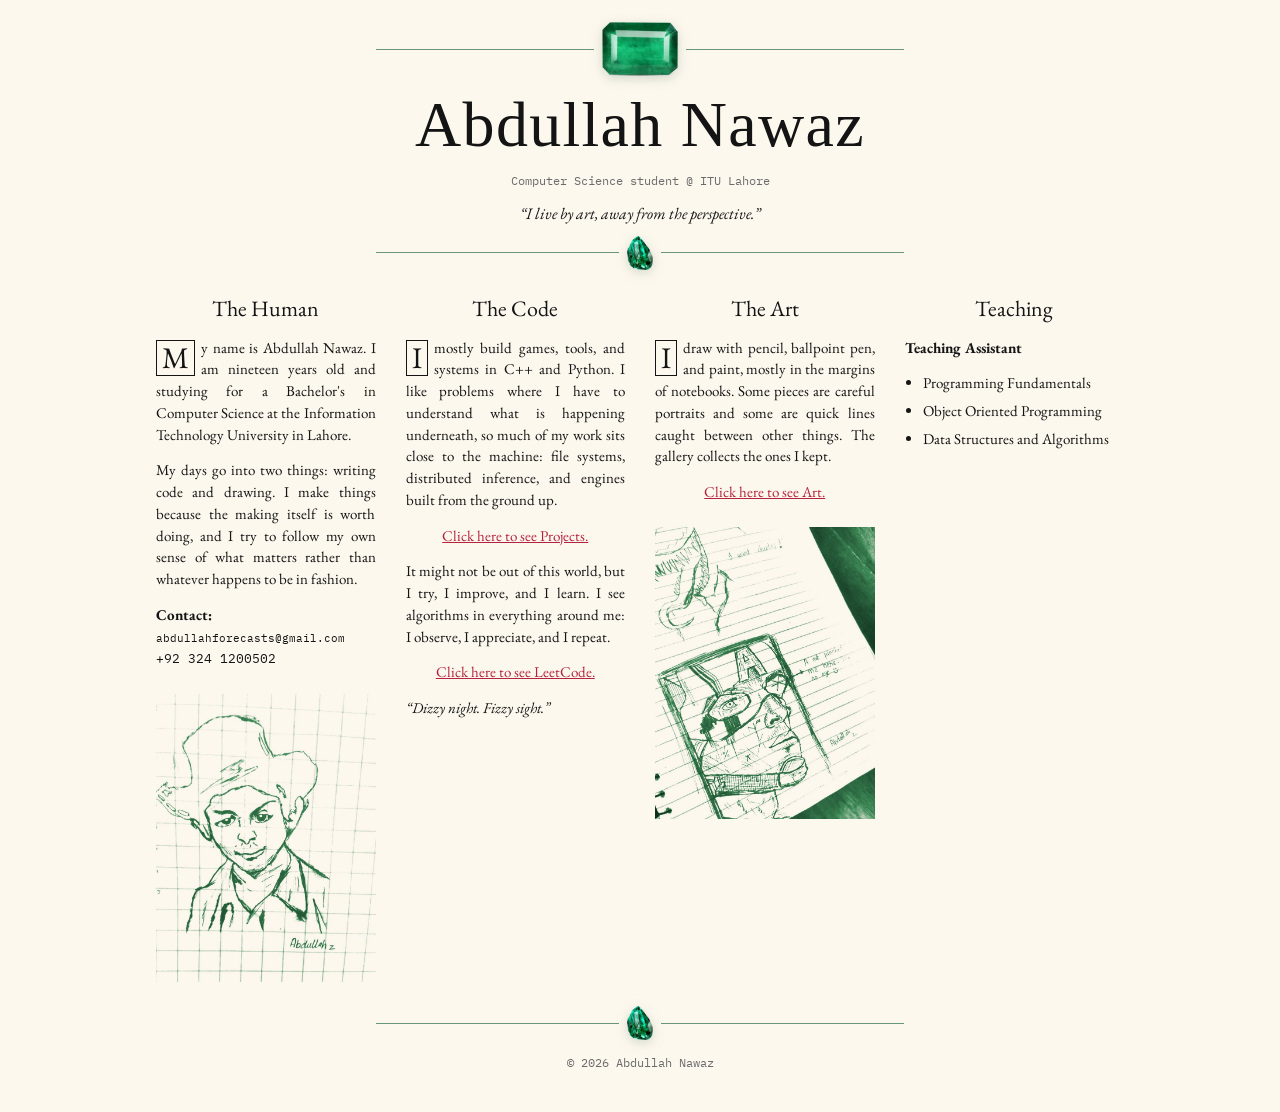
<file: index.html>
<!doctype html>
<html lang="en">
<head>
<meta charset="utf-8">
<meta name="viewport" content="width=device-width, initial-scale=1">
<title>Abdullah Nawaz</title>
<link rel="preconnect" href="https://fonts.googleapis.com">
<link href="https://fonts.googleapis.com/css2?family=EB+Garamond:ital,wght@0,400;0,600;1,400&family=IM+Fell+English+SC&family=IBM+Plex+Mono:wght@400&display=swap" rel="stylesheet">
<link rel="stylesheet" href="style.css">
</head>
<body>

<!-- ============ HEADER ============ -->
<header class="masthead">
  <div class="rule gemrule"><img class="gem" src="img/emerald-cut.png" alt=""></div>
  <h1>Abdullah Nawaz</h1>
  <p class="subtitle">Computer Science student @ ITU Lahore</p>
  <p class="motto">“I live by art, away from the perspective.”</p>
  <div class="rule gemrule"><img class="gem small" src="img/emerald-rough.png" alt=""></div>
</header>

<!-- ============ FOUR COLUMNS ============ -->
<main class="columns">

  <section>
    <h2>The Human</h2>
    <p class="drop">My name is Abdullah Nawaz. I am nineteen years old and studying for a Bachelor's in Computer Science at the Information Technology University in Lahore.</p>
    <p>My days go into two things: writing code and drawing. I make things because the making itself is worth doing, and I try to follow my own sense of what matters rather than whatever happens to be in fashion.</p>
    <p class="contact"><b>Contact:</b> <code class="mail">abdullahforecasts@gmail.com</code><br><code>+92 324 1200502</code></p>
    <figure>
      <a href="art.html"><img class="art" src="art/botanical/freek.jpg" alt="Drawing"></a>
    </figure>
  </section>

  <section class="code">
    <h2>The Code</h2>
    <p class="drop">I mostly build games, tools, and systems in C++ and Python. I like problems where I have to understand what is happening underneath, so much of my work sits close to the machine: file systems, distributed inference, and engines built from the ground up.</p>
    <p class="center"><a href="projects.html">Click here to see Projects.</a></p>
    <p>It might not be out of this world, but I try, I improve, and I learn. I see algorithms in everything around me: I observe, I appreciate, and I repeat.</p>
    <p class="center"><a href="https://leetcode.com/u/Abdullah_Nawaz/" target="_blank" rel="noopener">Click here to see LeetCode.</a></p>
    <p class="motto2">“Dizzy night. Fizzy sight.”</p>
  </section>

  <section>
    <h2>The Art</h2>
    <p class="drop">I draw with pencil, ballpoint pen, and paint, mostly in the margins of notebooks. Some pieces are careful portraits and some are quick lines caught between other things. The gallery collects the ones I kept.</p>
    <p class="center"><a href="art.html">Click here to see Art.</a></p>
    <figure>
      <a href="art.html"><img class="art" src="art/botanical/American_Uncle.jpg" alt="Drawing"></a>
    </figure>
  </section>

  <section>
    <h2>Teaching</h2>
    <p><b>Teaching Assistant</b></p>
    <ul class="courses">
      <li>Programming Fundamentals</li>
      <li>Object Oriented Programming</li>
      <li>Data Structures and Algorithms</li>
    </ul>
  </section>

</main>

<div class="rule gemrule"><img class="gem small" src="img/emerald-rough.png" alt=""></div>
<footer>© 2026 Abdullah Nawaz</footer>

</body>
</html>
</file>
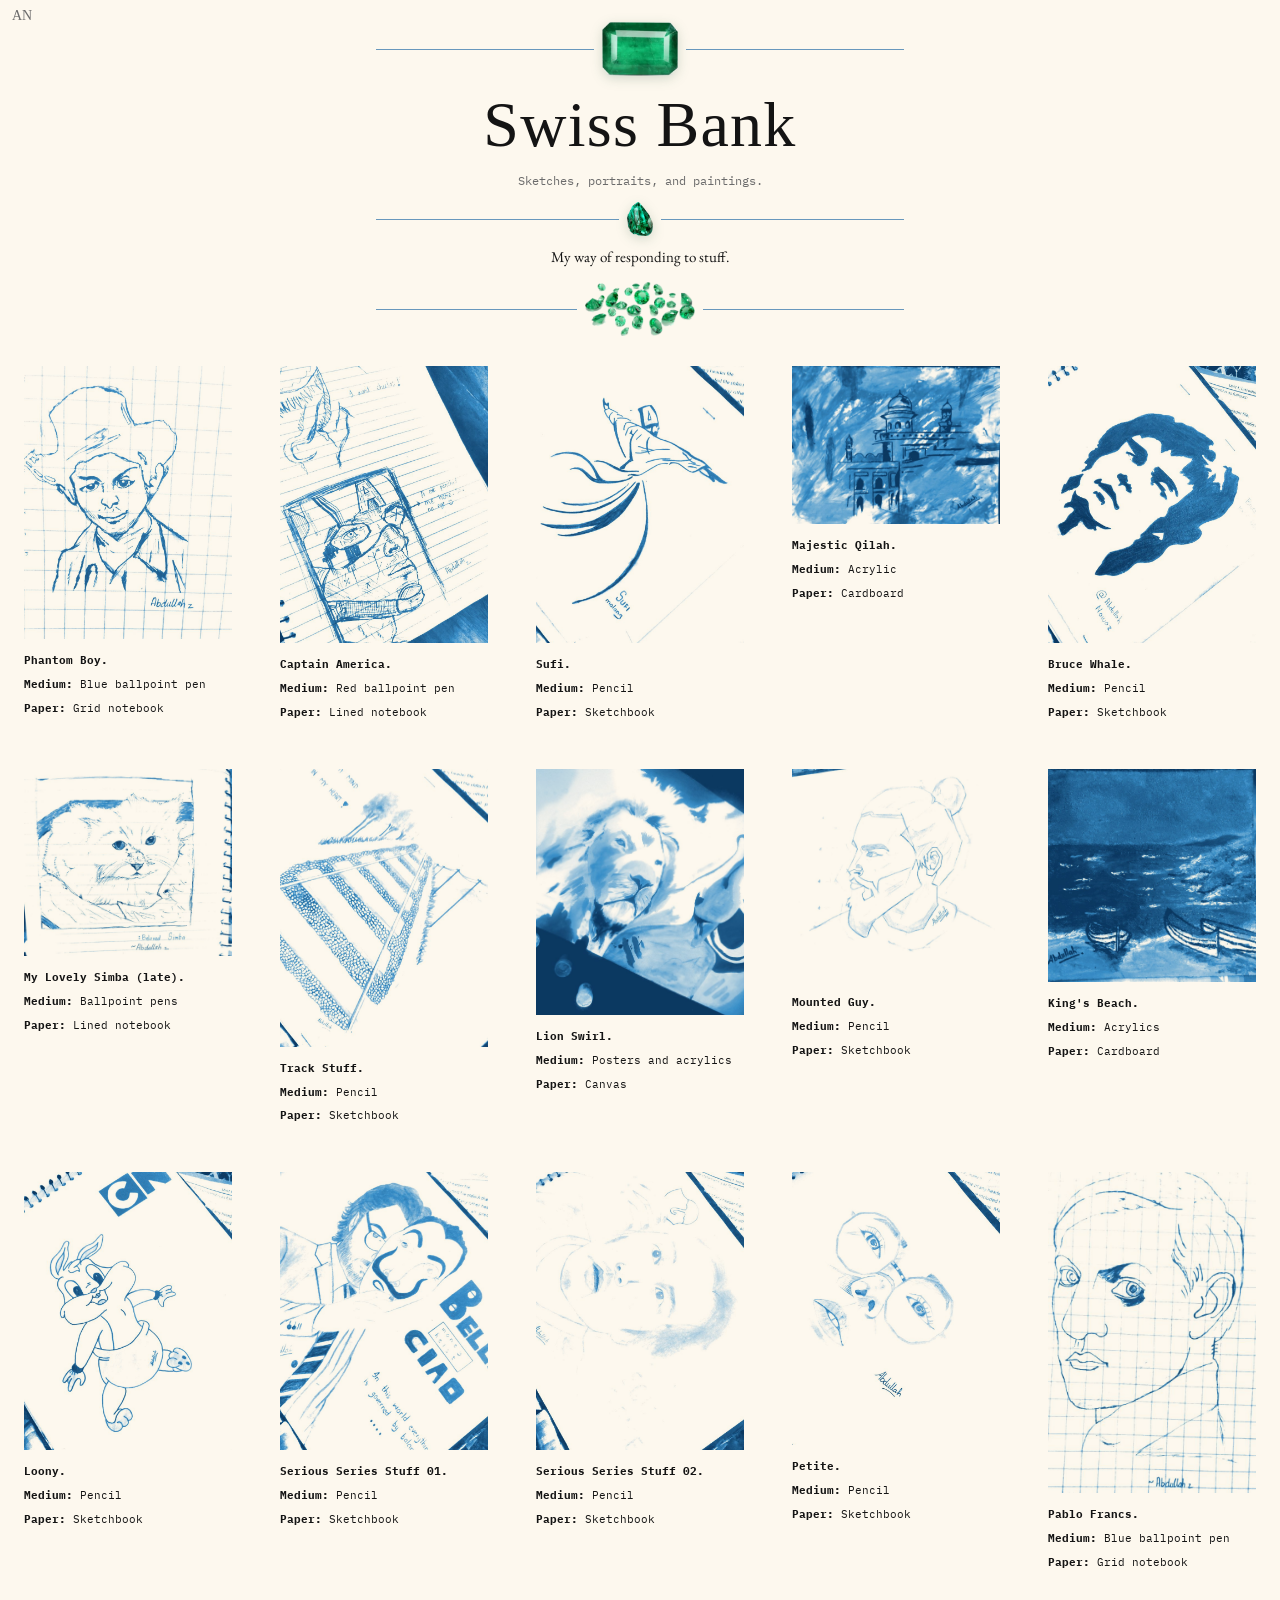
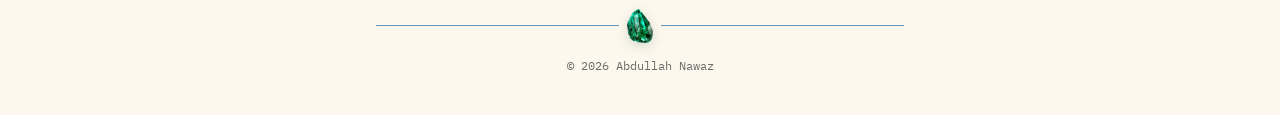
<file: art.html>
<!doctype html>
<html lang="en">
<head>
<meta charset="utf-8">
<meta name="viewport" content="width=device-width, initial-scale=1">
<title>Swiss Bank · Abdullah Nawaz</title>
<link rel="preconnect" href="https://fonts.googleapis.com">
<link href="https://fonts.googleapis.com/css2?family=EB+Garamond:ital,wght@0,400;0,600;1,400&family=IM+Fell+English+SC&family=IBM+Plex+Mono:wght@400&display=swap" rel="stylesheet">
<link rel="stylesheet" href="style.css">
</head>
<body class="blue">
<a class="home" href="index.html">AN</a>

<header class="masthead">
  <div class="rule gemrule"><img class="gem" src="img/emerald-cut.png" alt=""></div>
  <h1>Swiss Bank</h1>
  <p class="subtitle">Sketches, portraits, and paintings.</p>
  <div class="rule gemrule"><img class="gem small" src="img/emerald-rough.png" alt=""></div>
</header>
<p class="intro">My way of responding to stuff.</p>
<div class="rule emrule"><img class="scatter" src="img/emeralds-scatter.png" alt=""></div>

<main class="gallery" id="gallery"></main>

<div class="rule gemrule"><img class="gem small" src="img/emerald-rough.png" alt=""></div>
<footer>© 2026 Abdullah Nawaz</footer>


<script src="art-data.js"></script>
<script>
  // window.ART_DATA only exists in the self-contained preview build
  const src = (kind, file) => window.ART_DATA ? ART_DATA[kind][file] : `art/${kind}/${file}.jpg`;
  const esc = s => String(s).replace(/[&<>]/g, c => ({"&":"&amp;","<":"&lt;",">":"&gt;"}[c]));
  document.getElementById("gallery").innerHTML = PIECES.map(p => `
    <article class="piece">
      <div class="frame">
        <img class="g" src="${src("bluetri", p.file)}" alt="${esc(p.title)}" loading="lazy">
        <img class="o" src="${src("original", p.file)}" alt="" loading="lazy">
      </div>
      <div class="cap">
        <p><b>${esc(p.title)}.</b>${p.date ? " " + esc(p.date) : ""}</p>
        ${p.medium ? `<p><b>Medium:</b> ${esc(p.medium)}</p>` : ""}
        ${p.paper ? `<p><b>Paper:</b> ${esc(p.paper)}</p>` : ""}
        ${p.note ? `<p>${esc(p.note)}</p>` : ""}
      </div>
    </article>`).join("");
</script>
</body>
</html>
</file>
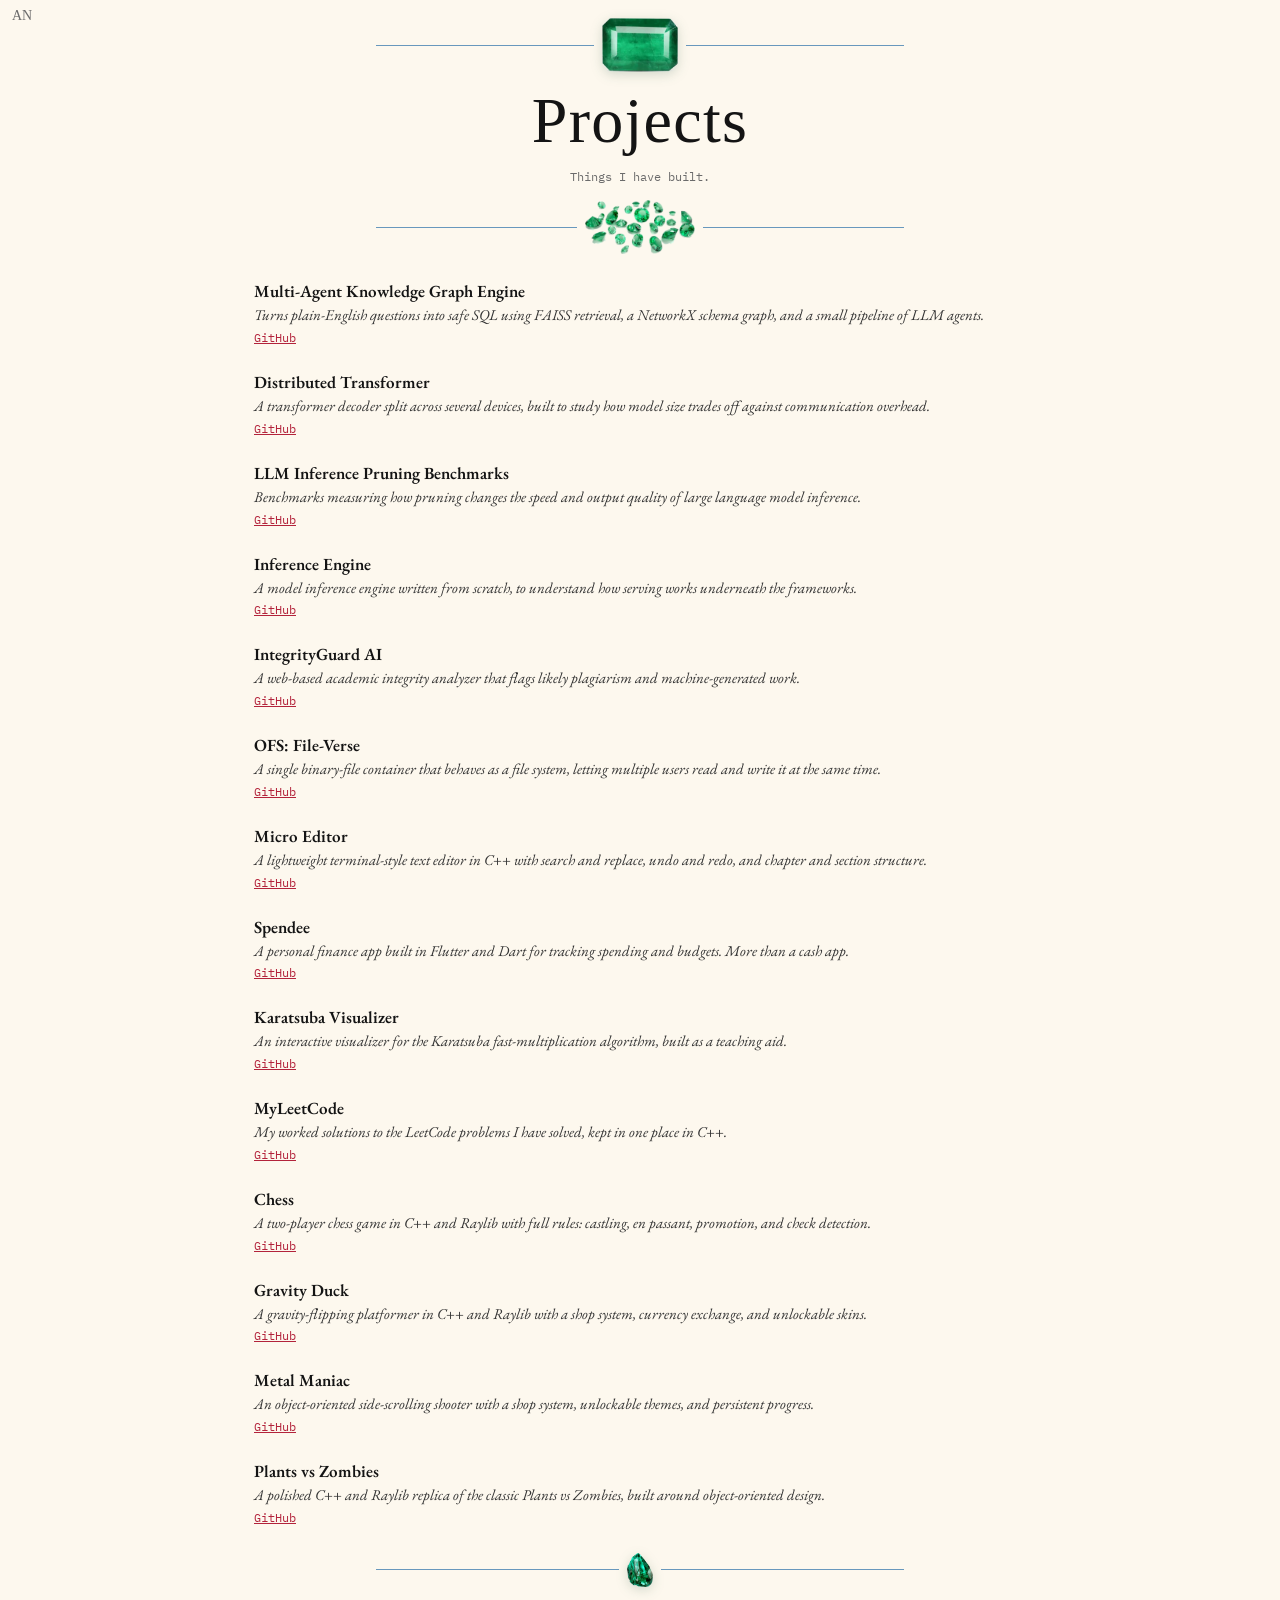
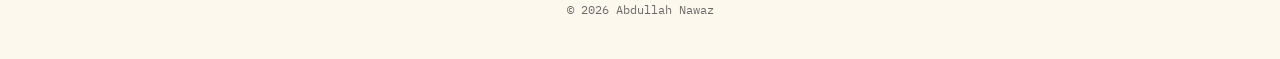
<file: projects.html>
<!doctype html>
<html lang="en">
<head>
<meta charset="utf-8">
<meta name="viewport" content="width=device-width, initial-scale=1">
<title>Projects · Abdullah Nawaz</title>
<link rel="preconnect" href="https://fonts.googleapis.com">
<link href="https://fonts.googleapis.com/css2?family=EB+Garamond:ital,wght@0,400;0,600;1,400&family=IM+Fell+English+SC&family=IBM+Plex+Mono:wght@400&display=swap" rel="stylesheet">
<link rel="stylesheet" href="style.css">
</head>
<body class="blue">
<a class="home" href="index.html">AN</a>

<header class="masthead pubhead">
  <div class="rule gemrule"><img class="gem" src="img/emerald-cut.png" alt=""></div>
  <h1>Projects</h1>
  <p class="subtitle">Things I have built.</p>
  <div class="rule emrule"><img class="scatter" src="img/emeralds-scatter.png" alt=""></div>
</header>

<main class="pubs" id="pubs"></main>

<div class="rule gemrule"><img class="gem small" src="img/emerald-rough.png" alt=""></div>
<footer>© 2026 Abdullah Nawaz</footer>


<script src="projects.js"></script>
<script>
  const esc = s => String(s).replace(/[&<>]/g, c => ({"&":"&amp;","<":"&lt;",">":"&gt;"}[c]));
  document.getElementById("pubs").innerHTML = PROJECTS.map(p => `
    <article class="pub">
      <p class="pub-title">${esc(p.name)}</p>
      <p class="pub-desc">${esc(p.desc)}</p>
      <p class="pub-links"><a href="${p.url}" target="_blank" rel="noopener">GitHub</a></p>
    </article>`).join("");
</script>
</body>
</html>
</file>
<file: style.css>
:root{
  --bg:#fdf8ee;      /* cream */
  --ink:#141414;
  --link:#b3233b;    /* crimson */
  --muted:#6b6b6b;
  --leaf:#2c6b47;    /* botanical green, used by the ornaments */
}
*{box-sizing:border-box}
html{background:var(--bg)}
body{margin:0;background:var(--bg);color:var(--ink);font:16px/1.45 "EB Garamond",Georgia,serif}
a{color:var(--link)}
a:hover{text-decoration-thickness:2px}
code{font:13px "IBM Plex Mono",monospace}

/* header */
.masthead{text-align:center;padding:12px 16px 0}
h1{font:400 clamp(40px,7vw,64px)/1.1 "IM Fell English SC",serif;margin:14px 0 6px;letter-spacing:.02em}
.subtitle,figcaption,footer{font:12px/1.5 "IBM Plex Mono",monospace;color:var(--muted)}
.motto{font-style:italic;margin:6px 0 0}
.rule{max-width:560px;margin:14px auto;display:flex;align-items:center;gap:8px;color:var(--leaf);padding:0 16px}
.rule::before,.rule::after{content:"";flex:1;height:1px;background:currentColor;opacity:.7}
.orn{width:120px;height:30px}.orn.small{width:60px;height:16px}

/* home columns */
.columns{max-width:1000px;margin:24px auto;padding:0 16px;display:grid;grid-template-columns:repeat(4,1fr);gap:30px}
@media(max-width:900px){.columns{grid-template-columns:1fr 1fr}}
@media(max-width:560px){.columns{grid-template-columns:1fr}}
h2{font:400 22px "EB Garamond",serif;text-align:center;margin:0 0 14px}
section p{text-align:justify;hyphens:auto;margin:0 0 14px;font-size:15px}
.center{text-align:center!important}
.stars{text-align:center!important;font-size:20px}
.drop::first-letter{float:left;font-size:30px;line-height:1;border:1.5px solid var(--ink);padding:2px 5px;margin:3px 6px 0 0}
.courses{margin:0;padding-left:18px;font-size:15px}
.courses li{margin-bottom:6px}

/* art: white paper in the image multiplies into the pastel page */
img.art{width:100%;display:block;mix-blend-mode:multiply}
figure{margin:24px 0 0;text-align:center}
footer{text-align:center;padding:4px 0 40px}

/* ===== art page ===== */
.home{position:absolute;top:8px;left:12px;font:14px "IM Fell English SC",serif;color:var(--muted);text-decoration:none}
.intro{text-align:center;max-width:640px;margin:0 auto;padding:0 16px;font-size:15px}
.gallery{max-width:1300px;margin:30px auto;padding:0 24px;display:grid;grid-template-columns:repeat(5,1fr);gap:40px 48px;align-items:start}
@media(max-width:1100px){.gallery{grid-template-columns:repeat(3,1fr)}}
@media(max-width:700px){.gallery{grid-template-columns:repeat(2,1fr);gap:28px 20px}}
@media(max-width:420px){.gallery{grid-template-columns:1fr}}
.piece .frame{position:relative;display:block}
.piece .frame img{width:100%;display:block}
.piece .g{mix-blend-mode:multiply}
.piece .o{position:absolute;inset:0;width:100%;height:100%;object-fit:cover;opacity:0;transition:opacity .35s}
.piece .frame:hover .o{opacity:1}
.piece .cap{font:11px/1.45 "IBM Plex Mono",monospace;margin-top:14px}
.piece .cap p{margin:0 0 8px;text-align:left}

/* emerald ornaments in the header rules */
.gemrule{margin:10px auto}
.gem{height:54px;width:auto;display:block;filter:drop-shadow(0 3px 6px rgba(20,80,50,.18))}
.gem.small{height:34px}
/* art page uses the blue art; ornaments follow */
body.blue{--leaf:#2a6fa8}

/* small drawing under the Code column link on the home page */
.codeart{margin:16px 0 4px}

/* contact block: email + phone */
.contact code{display:inline-block;line-height:1.7}

/* ===== projects page (mirrors the publications layout) ===== */
.pubhead{padding-top:8px}
.topart{width:auto;max-width:340px;max-height:230px;display:block;margin:0 auto 4px;mix-blend-mode:multiply}
.pubs{max-width:820px;margin:26px auto;padding:0 24px}
.pub{margin:0 0 24px;padding-bottom:2px}
.pub-title{font:600 17px "EB Garamond",serif;margin:0 0 2px;text-align:left}
.pub-desc{font-style:italic;font-size:15px;margin:0 0 4px;text-align:left;color:#333}
.pub-links{font:12px "IBM Plex Mono",monospace;margin:0;text-align:left}

/* scattered-emeralds divider (replaces the old ornament) */
.emrule{margin:14px auto}
.scatter{height:54px;width:auto;display:block}
.contact .mail{font-size:11px;white-space:nowrap}

/* ice bear at the very bottom of each page */
.bearrule{margin:16px auto 4px}
.bear{height:78px;width:auto;display:block}

.motto2{font-style:italic;margin-top:6px}
</file>
